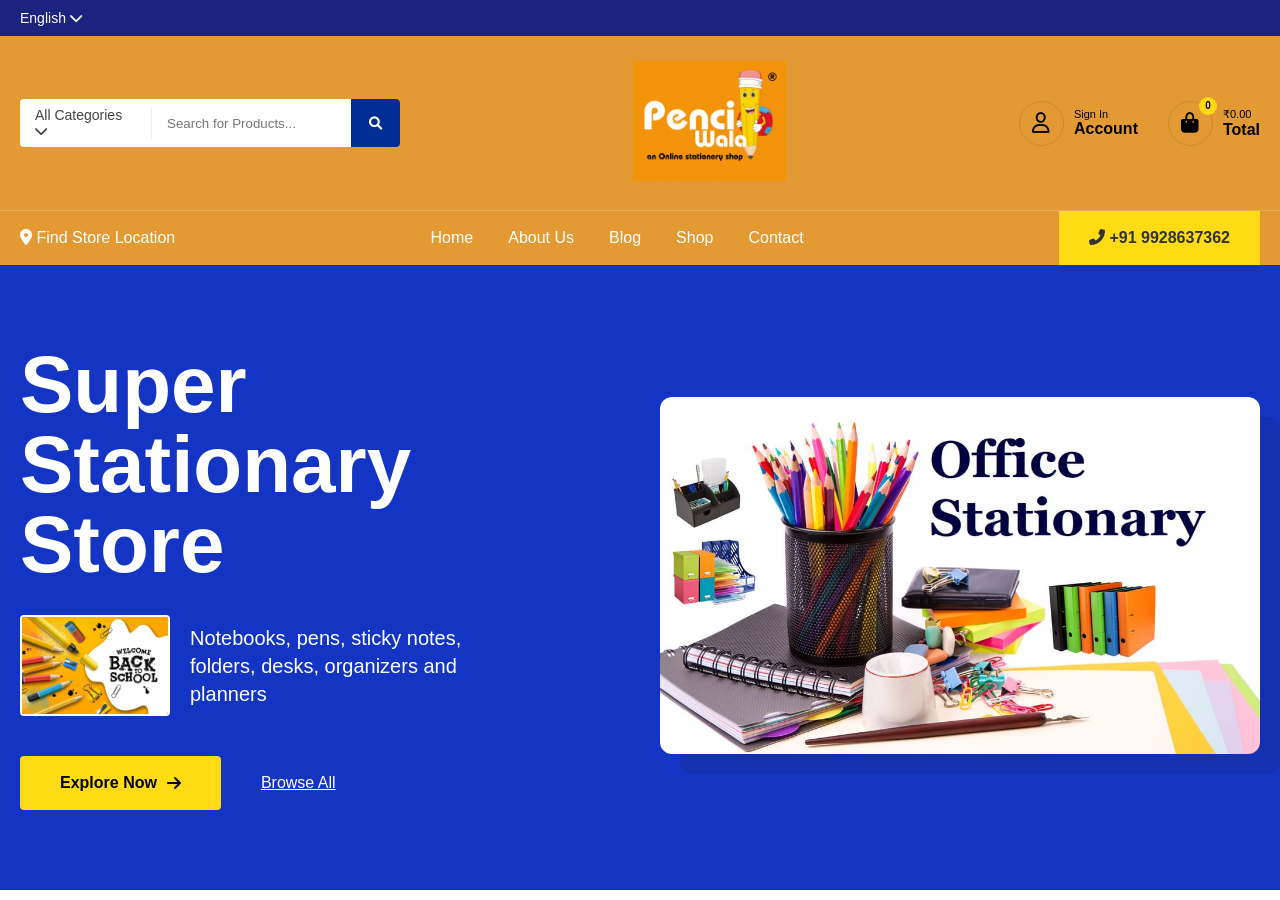
<file: asd.html>
<!DOCTYPE html>
<html lang="en">
<head>
    <meta charset="UTF-8">
    <meta name="viewport" content="width=device-width, initial-scale=1.0">
    <title>PencilWala - Proper Layout</title>
    <link rel="stylesheet" href="https://cdnjs.cloudflare.com/ajax/libs/font-awesome/6.0.0/css/all.min.css">
    <link rel="stylesheet" href="style6.css">
</head>
<body>

    <div class="top-strip">
        <div class="container">
            <div class="lang-switcher">
                English <i class="fas fa-chevron-down"></i>
            </div>
        </div>
    </div>

    <header class="main-header">
        <div class="container header-grid">
            <div class="search-container">
                <div class="category-dropdown">
                    All Categories <i class="fas fa-chevron-down"></i>
                </div>
                <input type="text" placeholder="Search for Products...">
                <button class="search-btn"><i class="fas fa-search"></i></button>
            </div>

            <div class="logo">
                <img src="pencil.jpg" alt="PencilWala">
            </div>

            <div class="header-actions">
                <div class="action-box">
                    <div class="icon-circle"><i class="far fa-user"></i></div>
                    <div class="action-text">
                        <span>Sign In</span>
                        <strong>Account</strong>
                    </div>
                </div>
                <div class="action-box">
                    <div class="icon-circle">
                        <i class="fas fa-shopping-bag"></i>
                        <span class="badge">0</span>
                    </div>
                    <div class="action-text">
                        <span>₹0.00</span>
                        <strong>Total</strong>
                    </div>
                </div>
            </div>
        </div>
    </header>

    <nav class="nav-bar">
        <div class="container nav-flex">
            <div class="location">
                <i class="fas fa-map-marker-alt"></i> Find Store Location
            </div>
            <ul class="nav-links">
                <li><a href="#">Home</a></li>
                <li><a href="#">About Us</a></li>
                <li><a href="#">Blog</a></li>
                <li><a href="#">Shop</a></li>
                <li><a href="#">Contact</a></li>
            </ul>
            <div class="phone-box">
                <i class="fas fa-phone-alt"></i> +91 9928637362
            </div>
        </div>
    </nav>

    <section class="hero-section">
        <div class="container hero-grid">
            <div class="hero-text">
                <h1 class="hero-title">Super <br> Stationary Store</h1>
                
                <div class="desc-with-img">
                    <img src="banner.jpg" alt="Office" class="small-desc-img">
                    <p>Notebooks, pens, sticky notes, folders, desks, organizers and planners</p>
                </div>

                <div class="hero-btns">
                    <a href="#" class="btn-explore">Explore Now <i class="fas fa-arrow-right"></i></a>
                    <a href="#" class="btn-browse">Browse All</a>
                </div>
            </div>

            <div class="hero-image-container">
                <img src="banner2.jpg" alt="Back to school" class="main-banner-img">
            </div>
        </div>
    </section>

</body>
</html>
</file>
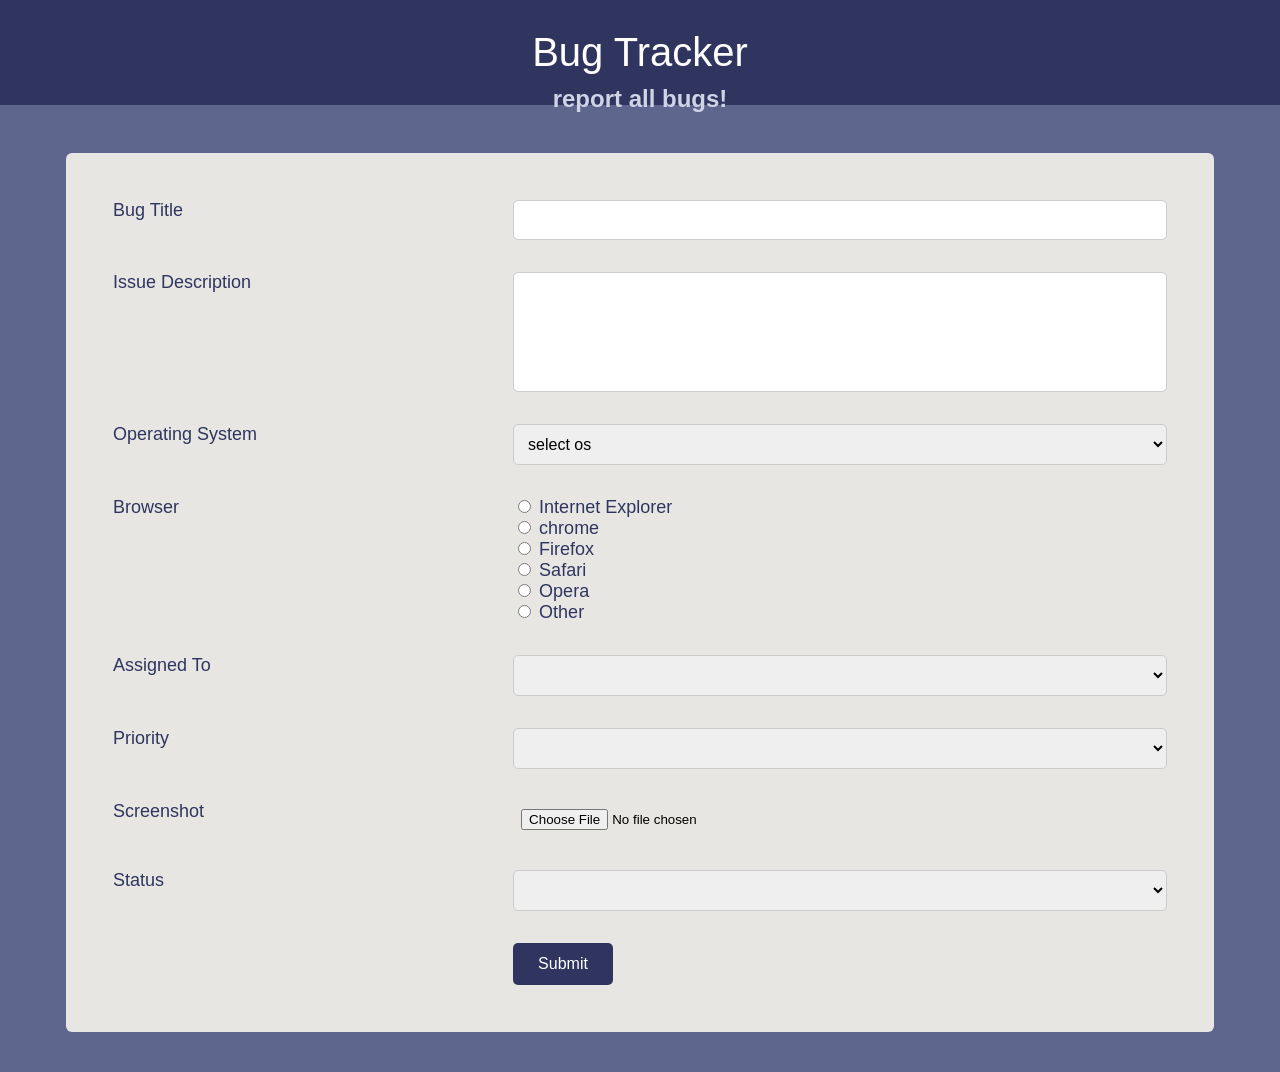
<file: BUG tracking form.html>
<html>
<head>
	<title>BUG TRACKING FORM</title>
	  <style>
        
        body {
            margin: 0;
            padding: 0;
            font-family: Arial, sans-serif;
            background-color: #5f668d;   
        }

        
        .container {
            width: 85%;
            margin: 40px auto;  
            background-color: #e8e6e3;
            padding: 30px;
            border-radius: 6px;
        }

       
        header {
            background-color: #2f355e;
            color: white;
            text-align: center;
            padding: 30px 0;
            font-size: 40px;
        }

        h2 {
            text-align: center;
            color: #cfd3e6;
            margin-top: -20px;
            margin-bottom: 40px;
        }

       
        table {
            width: 100%;
        }

        td {
            padding: 15px;
            vertical-align: top;
        }

        label {
            font-size: 18px;
            color: #2f355e;
        }

        
        input[type="text"],
        textarea,
        select {
            width: 100%;
            padding: 10px;
            border-radius: 5px;
            border: 1px solid #ccc;
            font-size: 16px;
        }

        textarea {
            height: 120px;
            resize: none;
        }

        
        input[type="radio"] {
            margin-right: 8px;
        }

        
        input[type="file"] {
            padding: 8px;
        }

   
        input[type="submit"] {
            background-color: #2f355e;
            color: white;
            padding: 12px 25px;
            border: none;
            border-radius: 5px;
            font-size: 16px;
            cursor: pointer;
        }

        input[type="submit"]:hover {
            background-color: #1d2140;
        }
    </style>
</head>
<body>
	<header>Bug Tracker</header>
		<h2>report all bugs!</h2>
		  <div class="container">
		<table>
			<tr>
				<td><label for="title">Bug Title</label></td>
				<td><input type="text" id="title" name="title"></td>
			</tr>
			<tr>
				<td><label for="description">Issue Description</label></td>
				<td><textarea id="description" name="description"></textarea></td>
			</tr>
			<tr>
				<td><label for="os">Operating System</label></td>
				<td><select id="os" name="os">
					<option value="">select os</option>
					<option>windows 7</option>
					<option>windows 8</option>
					<option>Mac OS X</option>
					<option>Linux</option>
					<option>Other</option>
					</select>
					</td>
				</tr>
				<tr>
					<td><label for="browser">Browser</label></td>
					<td colspan="2">
							<input type="radio" id="Internet Explorer" name="browser" value="Internet Explorer"><label for="Internet Explorer">Internet Explorer</label><br>
							<input type="radio" id="Chrome" name="browser" value="Chrome"><label for="chrome">chrome</label><br>
							<input type="radio" id="Firefox" name="browser" value="Firefox"><label for="Firefox">Firefox</label><br>
							<input type="radio" id="Safari" name="browser" value="Safari"><label for="Safari">Safari</label><br>
							<input type="radio" id="Opera" name="browser" value="Opera"><label for="Opera">Opera</label><br> 
							<input type="radio" id="Other" name="browser" value="Other"><label for="Other">Other</label><br>
							</td>
					
				</tr>
				<tr>
					<td><label for="assigned">Assigned To</label></td>
					<td><select id="assigned" name="assigned">
						<option value=""></option>
						<option>User A</option>
						<option>User b</option>
						<option>User c</option>
						</select>
						</td>
				</tr>
				<tr>
					<td><label for="priority">Priority</label></td>
					<td><select id="priority" name="priority">
						<option value=""></option>
						<option>low</option>
						<option>medium</option>
						<option>high</option>
						</select>
						</td>
				</tr>		
				<tr>
					<td><label for="screenshot">Screenshot</label></td>
					<td>
						<input type="file" id="screenshot" name="screenshot">
					</td>
				</tr>
				<tr>
					<td><label for="status">Status</label></td>
					<td><select id="status" name="status">
						<option value=""></option>
						<option>Open</option>
						<option>In progress</option>
						<option>Closed</option>
						</select></td>
				</tr>
				<tr>
					<td><label for="submit"></label></td>
					<td colspan="2">
                    <input type="submit" value="Submit"></td>
				</tr>	
			</div>	
		</table>
</body>
</html>
</file>
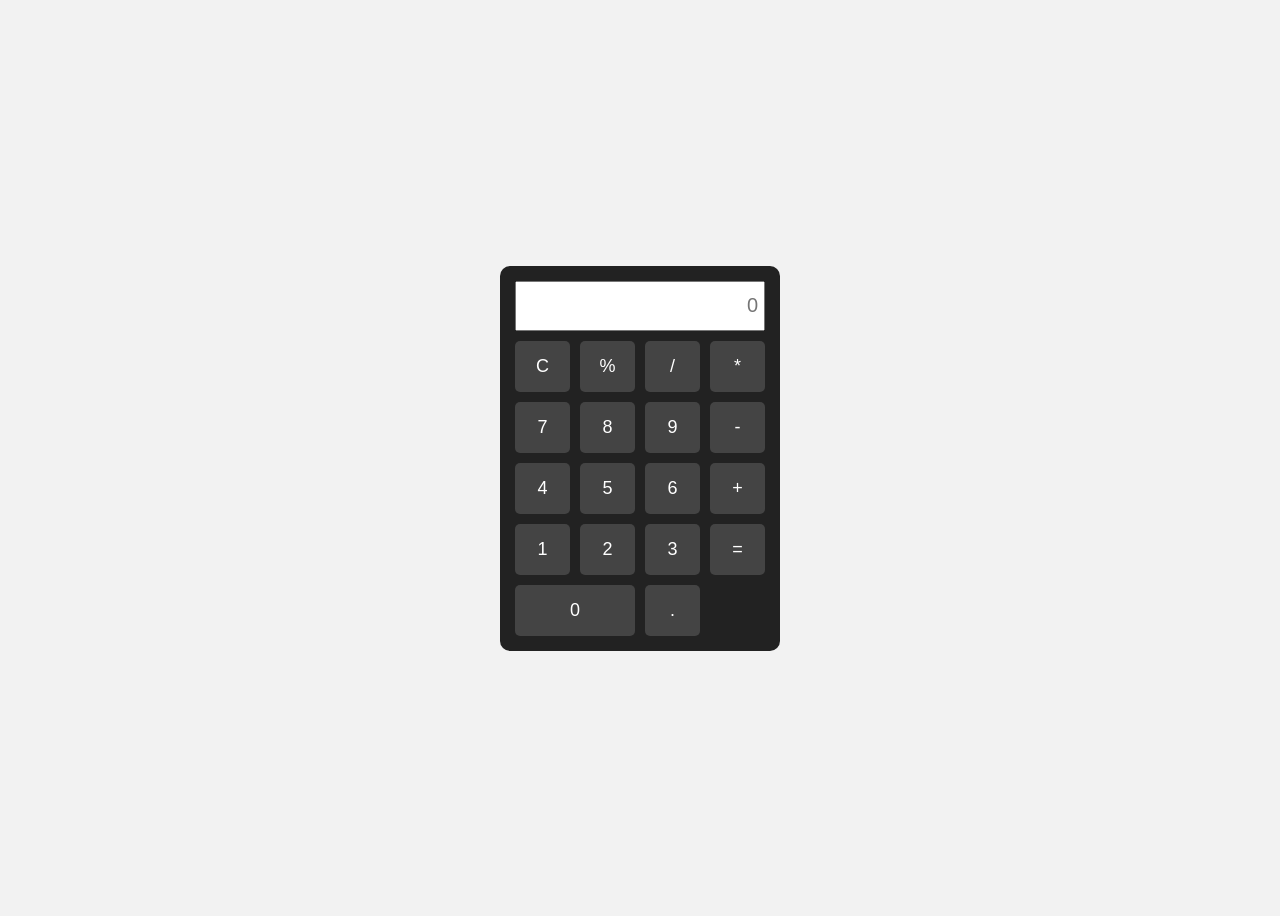
<file: calculator.html>
<html>
<head>
<title>Calculator</title>
<link rel="stylesheet" href="stylecal.css">
<script src="scriptcal.js"></script>
</head>
<body>

<div class="calculator">
    
    <input type="text" class="display" placeholder="0">

    <div class="buttons">
        <button>C</button>
        <button>%</button>
        <button>/</button>
        <button>*</button>

        <button>7</button>
        <button>8</button>
        <button>9</button>
        <button>-</button>

        <button>4</button>
        <button>5</button>
        <button>6</button>
        <button>+</button>

        <button>1</button>
        <button>2</button>
        <button>3</button>
        <button>=</button>

        <button class="zero">0</button>
        <button>.</button>
    </div>

</div>


</body>
</html>
</file>
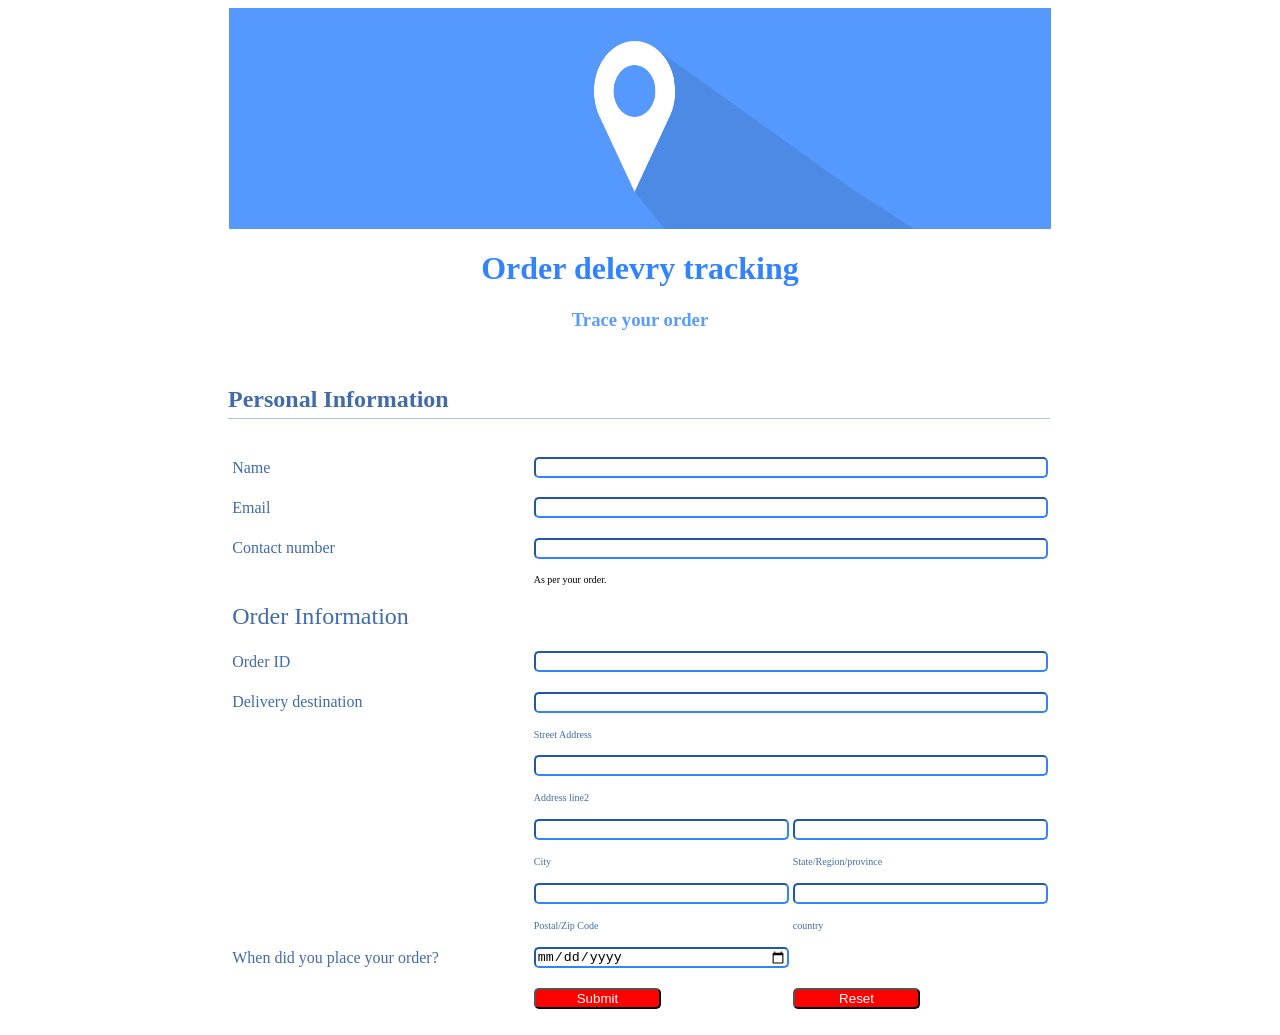
<file: order-tracking-v2.html>
<html>
	<head>
		<title>order delivery form</title>
	
		
		
	</head>
	<body>
		<header><img src="head.jpg" class="main banner" width="65%" height="25%" style="display: block; margin-left: auto; margin-right: auto; " ></header>
		
			<h1 align="center" style="color:#3283fc;" >Order delevry tracking</h1>
			<h3 align="center" style="color:#599cff;">Trace your order</h3><br><br>
		<form>
		<h2 style="margin:0 0 0 220px" ><font size="5" style="color:#426ba9;">Personal Information</font></h2>
		<hr style="border: 0; border-top: 1px solid #adc2eb; margin-left: 220px; width: 65%; margin-top: 5px;">

		<table align="center" width="65%" height="65%" border="0px">
			<tr>
							</tr>
			<tr>
				<td><label for="name" style="color:#426ba9;">Name</label></td>
				<td colspan="2"><input style="border-color:#3283fc; width: 100%; box-sizing: border-box; border-radius: 5px;"type="text" id="name" name="name"></td>
			</tr>
			<tr>
				<td><label for="email" style="color:#426ba9;">Email</label></td>
				<td colspan="2"><input style="border-color:#3283fc; width: 100%; box-sizing: border-box; border-radius: 5px;" type="email" id="email" name="email"></td>
			</tr>
			<tr>
				<td><label for="number" style="color:#426ba9;">Contact number</label></td>
				<td colspan="2"><input style="border-color:#3283fc; width: 100%; box-sizing: border-box; border-radius: 5px;" type="number" id="number" name="number"></td>
			</tr>
			<tr>
				<td></td>
				<td><font size="1" >As per your order.</font></td>
			</tr><br />
			<tr>
				<td align="left"><font size="5" style="color:#426ba9;">Order Information</font></td>
			</tr> 
			<tr>
				<td><label for="orderid" style="color:#426ba9;">Order ID</td>
				<td colspan="2"><input  style="border-color:#3283fc; width: 100%; box-sizing: border-box; border-radius: 5px;"type="number" id="orderid" name="orderid"</td>
			</tr>
			<tr>
				<td><label for="address" style="color:#426ba9;">Delivery destination</td>
				<td colspan="2"><input style="border-color:#3283fc; width: 100%; box-sizing: border-box; border-radius: 5px;" type="name"></td>
			</tr>
			<tr>
				<td></td>
				<td colspan="2"><font size="1" style="color:#426ba9;">Street Address</font></td>
			</tr>
			<tr>
				<td></td>
				<td colspan="2"><input style="border-color:#3283fc; width: 100%; box-sizing: border-box; border-radius: 5px;" type="name"></td>
			</tr>
			<tr>
				<td></td>
				<td><font size="1" style="color:#426ba9;">Address line2</font></td>
			</tr>
			<tr>
				<td></td>
				<td><input style="border-color:#3283fc;width: 100%; box-sizing: border-box; border-radius: 5px;"type="name"></td>
				<td><input style="border-color:#3283fc;width: 100%; box-sizing: border-box; border-radius: 5px;" type="name"></td>
			</tr>
			<tr>
				<td></td>
				<td><font size="1" style="color:#426ba9;">City</font></td>
				<td><font size="1" style="color:#426ba9;">State/Region/province</font></td>
			</tr>
			
			<tr>
				<td></td>
				<td><input style="border-color:#3283fc;width: 100%; box-sizing: border-box; border-radius: 5px;"type="number"></td>
				<td><input style="border-color:#3283fc;width: 100%; box-sizing: border-box; border-radius: 5px;" type="country"></td>
			</tr>	
			<tr>
				<td></td>
				<td><font size="1" style="color:#426ba9;">Postal/Zip Code</font></td>
				<td><font size="1" style="color:#426ba9;">country</font></td>
			</tr>
			<tr>
				<td><label for="date" style="color:#426ba9;">When did you place your order?</label></td>
				<td><input style="border-color:#3283fc; width: 100%; box-sizing: border-box; border-radius: 5px;" type="date" id="date" name="date"></td>
			</tr>
			<tr>
				<td><label for="submit"></label></td>
				<td><input type="submit" id="submit" name="submit" style="background-color:red; color:white;width: 50%; box-sizing: border-box; border-radius: 5px;"></td>
				<td><input type="reset"  id="reset"  name="reset" style="background-color:red; color:white;width: 50%; box-sizing: border-box; border-radius: 5px;"</td>
			</tr>
		</table>	
		</form>
		
		
		
		
		
		
		
		
		
		
	</body>
</html>
</file>
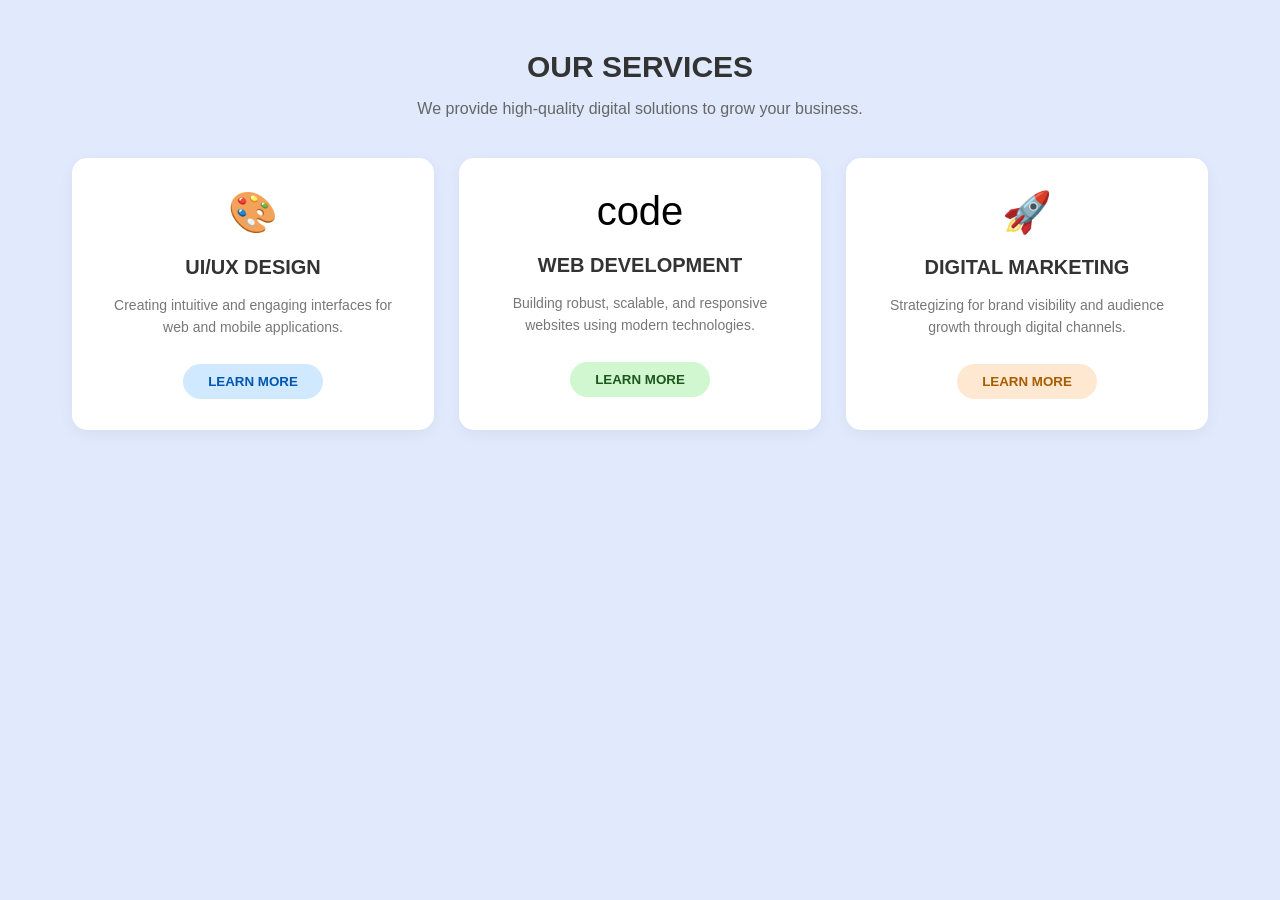
<file: oursevices.html>
<html>
<head>
	<title>our services</title>
	<link rel="stylesheet" href="style3.css">
</head>
<body>
	<section class="services-section">
		<h1>OUR SERVICES</h1>
		<p class="intro-text">We provide high-quality digital solutions to grow your business.</p>
		<div class="card-container">
			<div class="card">
				<div class="icon blue-icon">🎨</div>
					<h1>UI/UX DESIGN</h1>
					<p>Creating intuitive and engaging interfaces for web and mobile applications.</p>
					<button class="btn btn-blue">LEARN MORE</button>
				</div>
				<div class="card">
				<div class="icon green-icon"> code</i></div>
					<h1>WEB DEVELOPMENT</h1>
					<p>Building robust, scalable, and responsive websites using modern technologies.</p>
					<button class="btn btn-green">LEARN MORE</button>
				</div>
				<div class="card">
				<div class="icon orange-icon">🚀</div>
					<h1>DIGITAL MARKETING</h1>
					<p>Strategizing for brand visibility and audience growth through digital channels.</p>
					<button class="btn btn-orange">LEARN MORE</button>
				</div>	
			</div>	
	</section>		
</body>
</html>
</file>
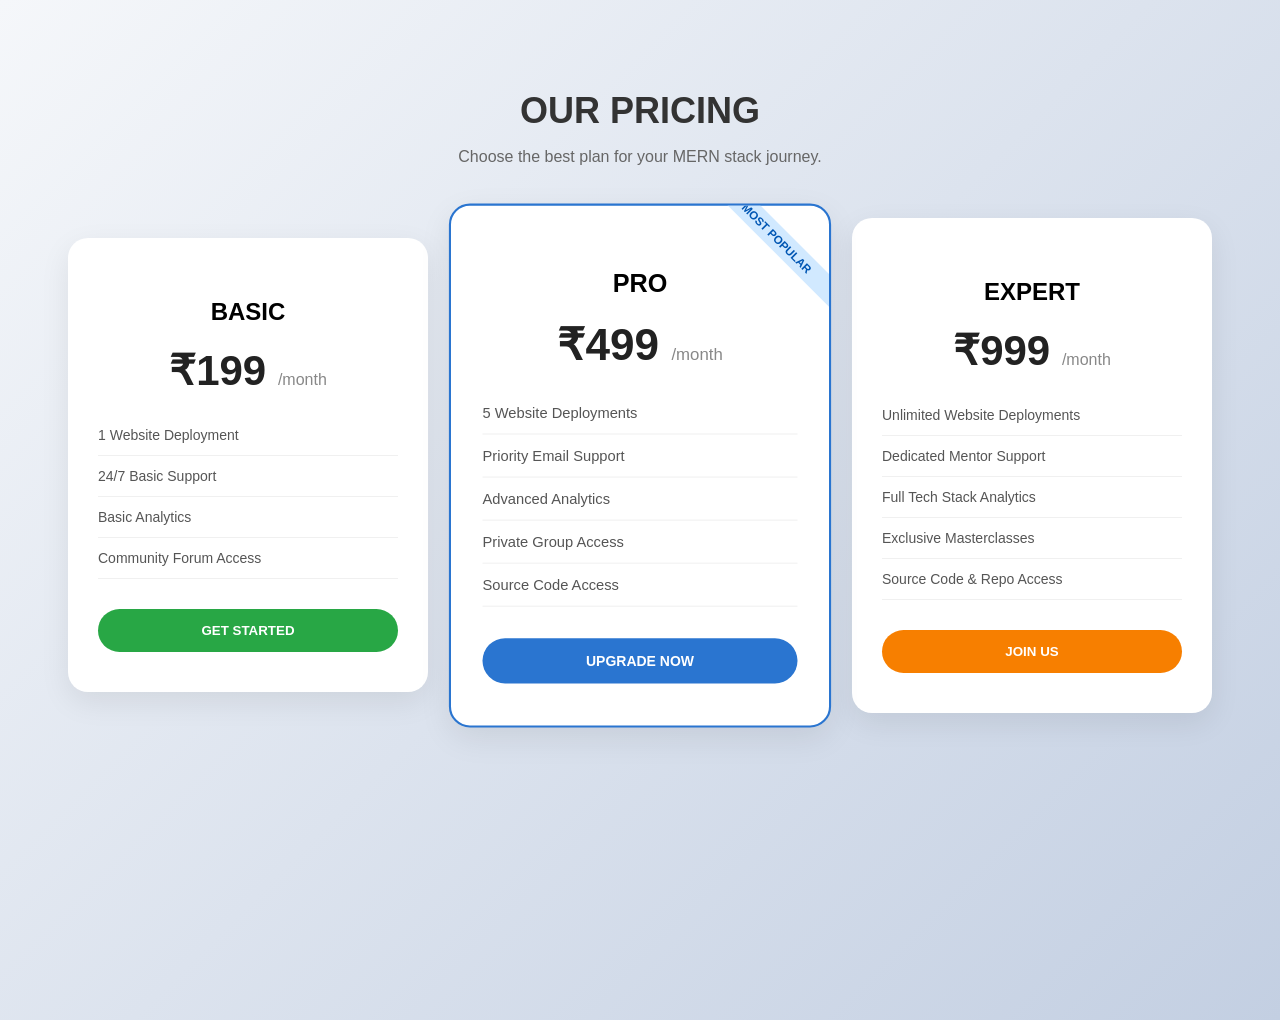
<file: pricing.html>
<html>
<head>
    <title>Professional Pricing Table</title>
    <link rel="stylesheet" href="style4.css">
</head>
<body>
	<section class="pricing-section">
        <h1 class="title">OUR PRICING</h1>
        <p class="intro-text">Choose the best plan for your MERN stack journey.</p>

        <div class="card-container">
            <div class="card">
                <div class="heading">
                    <h2>BASIC</h2>
                </div>
                <p class="price">₹199 <span>/month</span></p>
                <ul class="features">
                    <li>1 Website Deployment</li>
                    <li>24/7 Basic Support</li>
                    <li>Basic Analytics</li>
                    <li>Community Forum Access</li>
                </ul>
                <button class="btn btn-green">GET STARTED</button>
            </div>

            <div class="card pro-card">
                <div class="badge">MOST POPULAR</div>
                <div class="heading">
                    <h2>PRO</h2>
                </div>
                <p class="price">₹499 <span>/month</span></p>
                <ul class="features">
                    <li>5 Website Deployments</li>
                    <li>Priority Email Support</li>
                    <li>Advanced Analytics</li>
                    <li>Private Group Access</li>
                    <li>Source Code Access</li>
                </ul>
                <button class="btn btn-blue">UPGRADE NOW</button>
            </div>

            <div class="card expert-card">
                <div class="heading">
                    <h2>EXPERT</h2>
                </div>
                <p class="price">₹999 <span>/month</span></p>
                <ul class="features">
                    <li>Unlimited Website Deployments</li>
                    <li>Dedicated Mentor Support</li>
                    <li>Full Tech Stack Analytics</li>
                    <li>Exclusive Masterclasses</li>
                    <li>Source Code & Repo Access</li>
                </ul>
                <button class="btn btn-orange">JOIN US</button>
            </div>
        </div>
    </section>

</body>
</html>
</file>
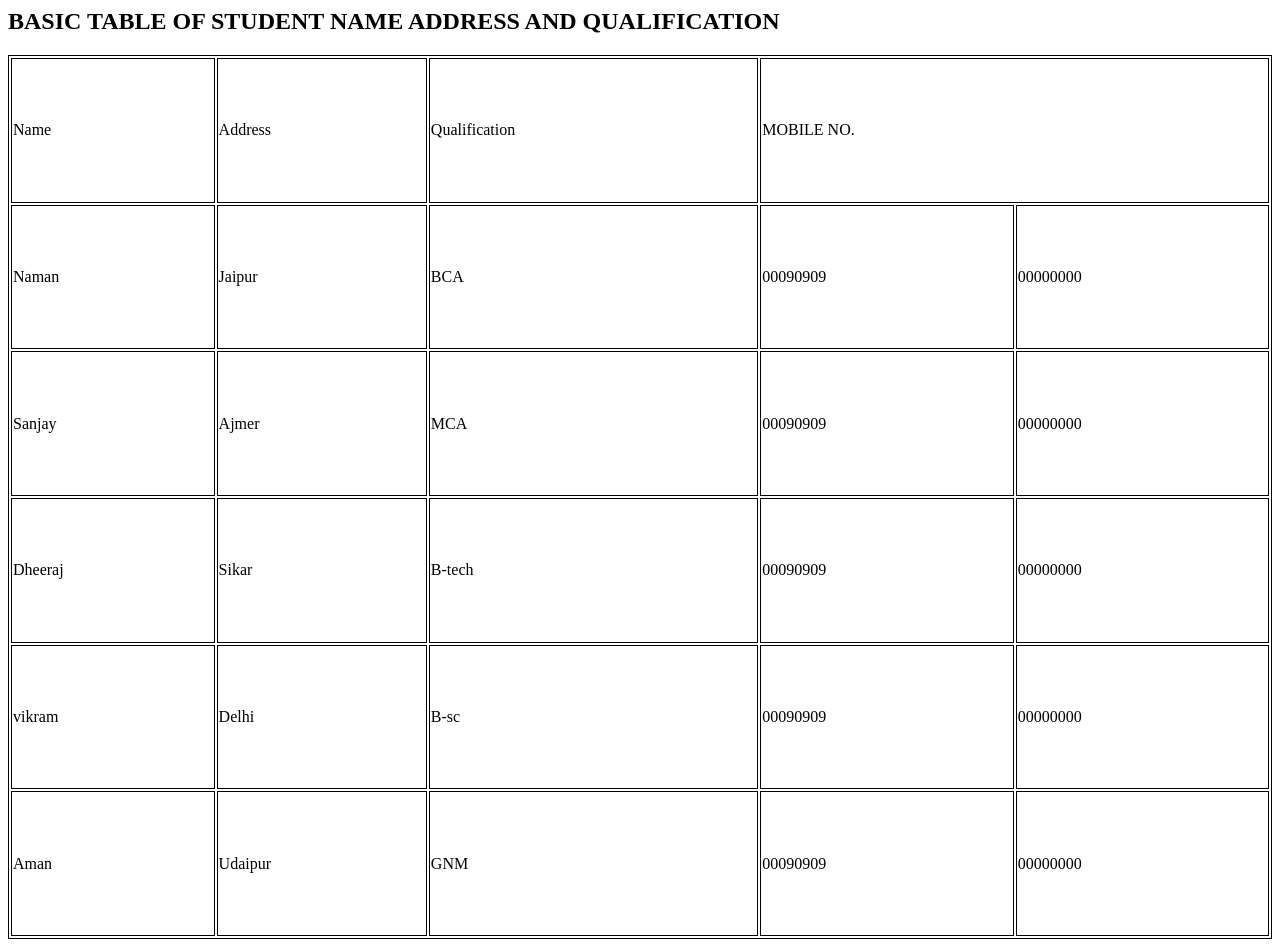
<file: tablelist.html>
<html>
	<head>
		<title> Table OR List </title>
		<style>
		       table,th,td{
		                   border:1px,solid black;
							}
		</style>					
	</head>
	<body>
		<h2>BASIC TABLE OF STUDENT NAME ADDRESS AND QUALIFICATION</H2>
		<table width=100% height=100%>
			<tr>
				<td>Name</td>
				<td>Address</td>
				<td>Qualification</td>
				<td colspan="2">MOBILE NO.</td>
			</tr>
			<tr>
				<td>Naman</td>
				<td>Jaipur</td>
				<td>BCA</td>
				<td>00090909</td>
				<td>00000000</td>
			</tr>
			<tr>
				<td>Sanjay</td>
				<td>Ajmer</td>
				<td>MCA</td>
				<td>00090909</td>
				<td>00000000</td>
			</tr>
			<tr>
				<td>Dheeraj</td>
				<td>Sikar</td>
				<td>B-tech</td>
				<td>00090909</td>
				<td>00000000</td>
			</tr>
			<tr>
				<td>vikram</td>
				<td>Delhi</td>
				<td>B-sc</td>
				<td>00090909</td>
				<td>00000000</td>
			</tr>
			<tr>
				<td>Aman</td>
				<td>Udaipur</td>
				<td>GNM</td>
				<td>00090909</td>
				<td>00000000</td>
			</tr>
		</table>
		</body>
</html>
</file>
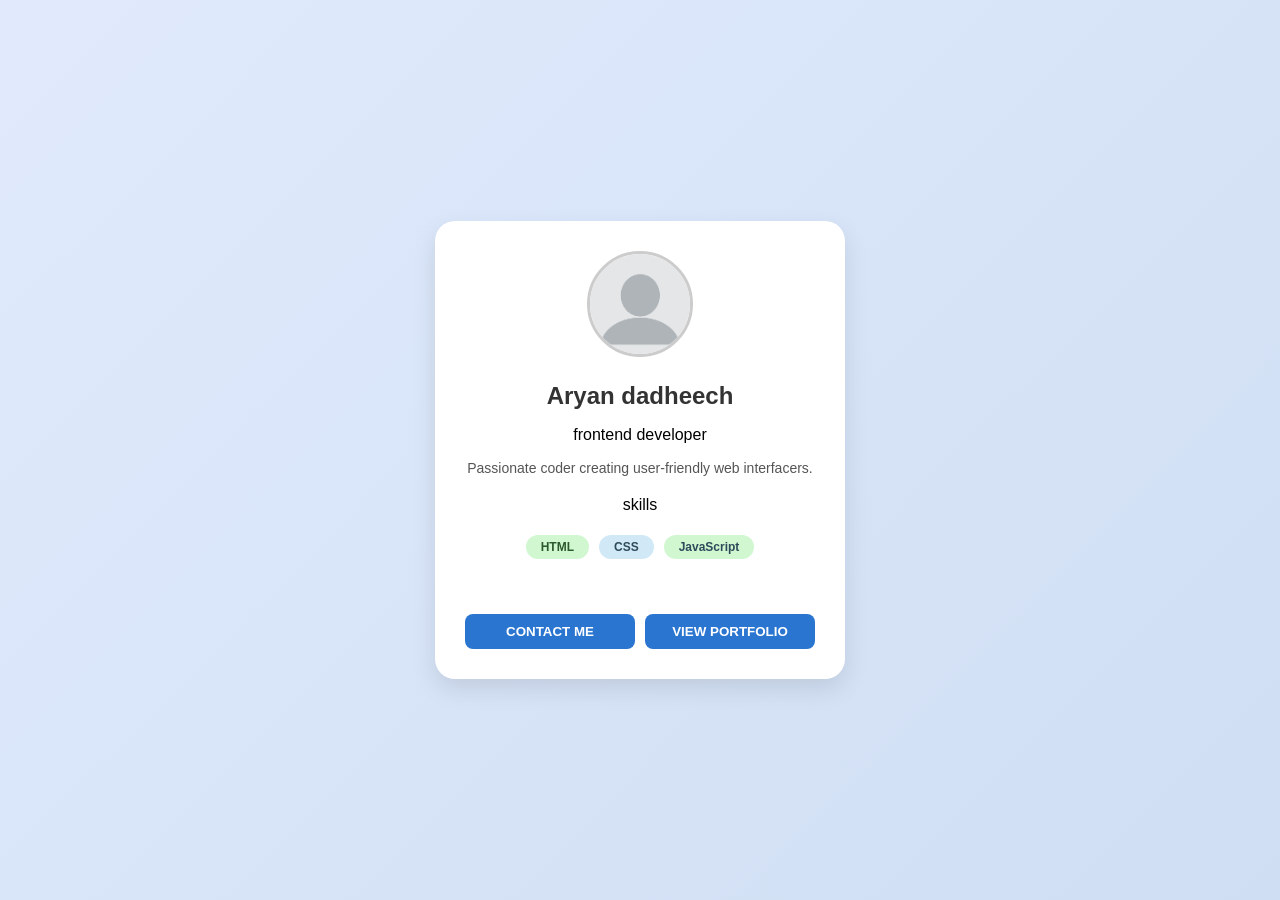
<file: webpage.html>
<html>
<head>
	<title>personal portfolio</title>
	<link rel="stylesheet" href="style2.css">
	</head>
<body>
		<div class="card-container">
		<div class="profile-img">
            <img src="profile.jpg" alt="Profile">
        </div>
			<h1 class="main-title">Aryan dadheech</h1>
			<p class="sub-title">frontend developer</p>
			<p class="description">Passionate coder creating user-friendly web interfacers.</p>
		<div class="skills">
			<p>skills</p>
			<div class="badges">
				<span class="badges html">HTML</span>
				<span class="badges css">CSS</span>
				<span class="badges javascript">JavaScript</span>
			</div>
		</div>
		<div class="footer-action">
			<button class="btn primary">CONTACT ME</button>
			<button class="btn secondary">VIEW PORTFOLIO</button>
		</div>
		</div>
	
</body>
</html>
</file>
<file: style6.css>
:root {
    --blue-dark: #1a237e;
    --blue-bg: #1435c4;
    --orange-header: #e39a32;
    --yellow-btn: #ffdb15;
}

* { margin: 0; padding: 0; box-sizing: border-box; font-family: 'Poppins', sans-serif; }

.container { max-width: 1300px; margin: 0 auto; padding: 0 20px; }

/* Top Strip */
.top-strip { background: var(--blue-dark); color: white; padding: 10px 0; font-size: 14px; }

/* Header */
.main-header { background: var(--orange-header); padding: 25px 0; }
.header-grid { display: flex; justify-content: space-between; align-items: center; }

.search-container { 
    display: flex; background: white; border-radius: 4px; 
    width: 380px; height: 48px; align-items: center; overflow: hidden;
}
.category-dropdown { padding: 0 15px; border-right: 1px solid #eee; font-size: 14px; color: #444; }
.search-container input { border: none; padding: 0 15px; flex: 1; outline: none; }
.search-btn { background: #002e94; color: white; border: none; height: 100%; width: 50px; cursor: pointer; }

.logo img { height: 120px; }

.header-actions { display: flex; gap: 30px; }
.action-box { display: flex; align-items: center; gap: 10px; }
.icon-circle { 
    width: 45px; height: 45px; border: 1px solid rgba(0,0,0,0.1); 
    border-radius: 50%; display: flex; align-items: center; 
    justify-content: center; font-size: 20px; position: relative;
}
.badge { 
    position: absolute; top: -5px; right: -5px; background: var(--yellow-btn); 
    font-size: 10px; width: 18px; height: 18px; border-radius: 50%; 
    display: flex; align-items: center; justify-content: center; font-weight: bold;
}
.action-text span { display: block; font-size: 11px; }

/* Nav */
.nav-bar { background: var(--orange-header); border-top: 1px solid rgba(255,255,255,0.2); }
.nav-flex { display: flex; justify-content: space-between; align-items: center; color: white; }
.nav-links { display: flex; list-style: none; gap: 35px; }
.nav-links a { text-decoration: none; color: white; font-weight: 500; padding: 18px 0; display: inline-block; }
.phone-box { background: var(--yellow-btn); color: #333; padding: 18px 30px; font-weight: bold; }

/* Hero Section */
.hero-section {
	background: var(--blue-bg); 
	padding: 80px 0; 
	color: white; 
	overflow: hidden; }
.hero-grid { 
	display: grid; 
	grid-template-columns: 1fr 1fr;
	gap: 40px; 
	align-items: center; }

.hero-title { 
	font-size: 80px; 
	line-height: 1; 
	margin-bottom: 30px; 
	font-weight: 900; }

.desc-with-img { 
	display: flex; 
	align-items: center; 
	gap: 20px; 
	margin-bottom: 40px; 
}
.small-desc-img { 
	width: 150px; 
	border-radius: 4px; 
	border: 2px solid white;
}
.desc-with-img p { 
	font-size: 20px; 
	max-width: 300px; 
	line-height: 1.4;
}

.hero-btns { 
	display: flex; 
	align-items: center;
	gap: 40px; 
}	
.btn-explore { 
    background: var(--yellow-btn); color: black; padding: 18px 40px; 
    text-decoration: none; font-weight: bold; border-radius: 4px;
    display: flex; align-items: center; gap: 10px;
}
.btn-browse { 
	color: white; 
	text-decoration: underline; 
	font-weight: 500; 
}	

/* Main Image Fix */
.main-banner-img { 
    width: 100%; 
    max-width: 600px; 
    border-radius: 12px;
    box-shadow: 20px 20px 0px rgba(0,0,0,0.1);
}
</file>
<file: stylecal.css>
body{
    display:flex;
    justify-content:center;
    align-items:center;
    height:100vh;
    background:#f2f2f2;
    font-family:Arial;
}

.calculator{
    width:250px;
    background:#222;
    padding:15px;
    border-radius:10px;
}

.display{
    width:100%;
    height:50px;
    font-size:20px;
    margin-bottom:10px;
    text-align:right;
    padding:5px;
}

.buttons{
    display:grid;
    grid-template-columns:repeat(4,1fr);
    gap:10px;
}

button{
    padding:15px;
    font-size:18px;
    border:none;
    border-radius:5px;
    background:#444;
    color:white;
    cursor:pointer;
}

button:hover{
    background:#666;
}

.zero{
    grid-column:span 2;
}
</file>
<file: style3.css>
body {
	background: #e0eafc;
	font-family: 'Segoe UI', sans-serif;
	margin: 0px;
	padding: 50px 0;
}	
.services-section {
	text-align: center;
	max-width: 100%;
	margin: 0 auto;
}	
h1 {
	font-size: 30px;
	color: #333;
	margin-bottom: 10px;
}	
.intro-text {
	color: #666;
	margin-bottom: 40px;
}
.card-container {
	display: flex;
	justify-content: center;
	gap: 25px;
	flex-wrap: wrap;
}	
.card {
	background: white;
	width: 300px;
	padding: 30px;
	border-radius: 15px;
	box-shadow: 0 4px 15px rgba(0,0,0,0.05);
    transition: all 0.3s ease; 
    border: 1px solid transparent;
}	
.card:hover {
	transform: translateY(-10px);
    box-shadow: 0 12px 30px rgba(0,0,0,0.1);
    border-color: #e0eafc;
}	
.icon {
	font-size: 40px;
	margin-bottom: 20px;
}
.card h1 {
    font-size: 20px;
    color: #333;
    margin-bottom: 15px;
}
.card p {
    font-size: 14px;
    color: #777;
    line-height: 1.6;
    margin-bottom: 25px;
}
.btn {
    padding: 10px 25px;
    border: none;
    border-radius: 20px;
    font-weight: bold;
    cursor: pointer;
    transition: 0.3s;
}
.btn-blue { background-color: #d1e9ff; color: #0056b3; }
.btn-green { background-color: #d1f7d1; color: #1e561e; }
.btn-orange { background-color: #ffe8d1; color: #a65d00; }
	
.btn:hover {
    filter: brightness(0.9);
}
</file>
<file: style4.css>
body {
    background: linear-gradient(135deg, #f5f7fa 0%, #c3cfe2 100%);
    font-family: 'Segoe UI', Tahoma, sans-serif;
    margin: 0;
    padding: 60px 20px;
    display: flex;
    justify-content: center;
    min-height: 100vh;
}

.pricing-section {
    text-align: center;
    max-width: 1200px;
    width: 100%;
}

.title {
    font-size: 36px;
    color: #333;
    margin-bottom: 10px;
}

.intro-text {
    color: #666;
    margin-bottom: 50px;
}


.card-container {
    display: flex;
    justify-content: center;
    align-items: center;
    gap: 30px;
    flex-wrap: wrap; 
}




.card {
    background: #fff;
    width: 300px;
    padding: 40px 30px;
    border-radius: 20px;
    box-shadow: 0 10px 30px rgba(0,0,0,0.08);
    position: relative;
    overflow: hidden;
    transition: transform 0.3s ease;
}

.pro-card {
    border: 2px solid #2a75d0;
    transform: scale(1.05); 
    z-index: 10;
}


.badge {
    position: absolute;
    top: 20px;
    right: -35px;
    background: #d1e9ff;
    color: #0056b3;
    padding: 5px 40px;
    font-size: 11px;
    font-weight: bold;
    transform: rotate(45deg);
}


.price {
    font-size: 42px;
    font-weight: bold;
    margin: 20px 0;
    color: #222;
}

.price span {
    font-size: 16px;
    color: #888;
    font-weight: normal;
}

.features {
    list-style: none;
    padding: 0;
    text-align: left;
    margin-bottom: 30px;
}

.features li {
    padding: 12px 0;
    border-bottom: 1px solid #f0f0f0;
    font-size: 14px;
    color: #555;
}

.btn {
    width: 100%;
    padding: 14px;
    border: none;
    border-radius: 30px;
    font-weight: bold;
    cursor: pointer;
    transition: 0.3s;
}

.btn-green { background: #28a745; color: white; }
.btn-blue { background: #2a75d0; color: white; }
.btn-orange { background: #f77f00; color: white; }

.btn:hover {
    filter: brightness(0.9);
    transform: translateY(-3px);
}
</file>
<file: style2.css>
body {
    background: linear-gradient(135deg, #e0eafc, #cfdef3);
    display: flex;
    justify-content: center;
    align-items: center;
    height: 100vh;
    margin: 0;
    font-family: 'Arial', sans-serif;
}


.card-container {
    background: white;
    width: 350px;
    padding: 30px;
    border-radius: 20px;
    box-shadow: 0 10px 25px rgba(0,0,0,0.1);
    text-align: center;
}
.profile-img img {
    width: 100px;
    height: 100px;
    border-radius: 50%;
    border: 3px solid #ccc;
    margin-bottom: 15px;
}




.main-title {
    font-size: 24px;
    margin: 10px 0 5px;
    color: #333;
}

.subtitle {
    font-size: 14px;
    color: #777;
    letter-spacing: 1px;
    margin-bottom: 15px;
}

.description {
    font-size: 14px;
    color: #555;
    margin-bottom: 20px;
}


.skills-section p {
    font-size: 12px;
    font-weight: bold;
    color: #888;
    margin-bottom: 10px;
}

.badges {
    display: flex;
    justify-content: center;
    gap: 10px;
    margin-bottom: 25px;
}

.badges {
    padding: 5px 15px;
    border-radius: 15px;
    font-size: 12px;
    font-weight: bold;
}

.html { background-color: #d1f7d1; color: #2d5a2d; }
.css { background-color: #d1e9f7; color: #2d4a5a; }
.javascript { background-color: #d1f7d1;  color: #2d4a5a; }

.footer-action {
    display: flex;
    gap: 10px;
}

.btn {
    flex: 1;
    padding: 10px;
    border: none;
    border-radius: 8px;
    font-weight: bold;
    cursor: pointer;
    transition: 0.3s;
}

.primary { background-color: #2a75d0; color: white; }
.secondary { background-color: #2a75d0; color: white; }

.btn:hover {
    opacity: 0.8;
    transform: translateY(-2px);
}
</file>
